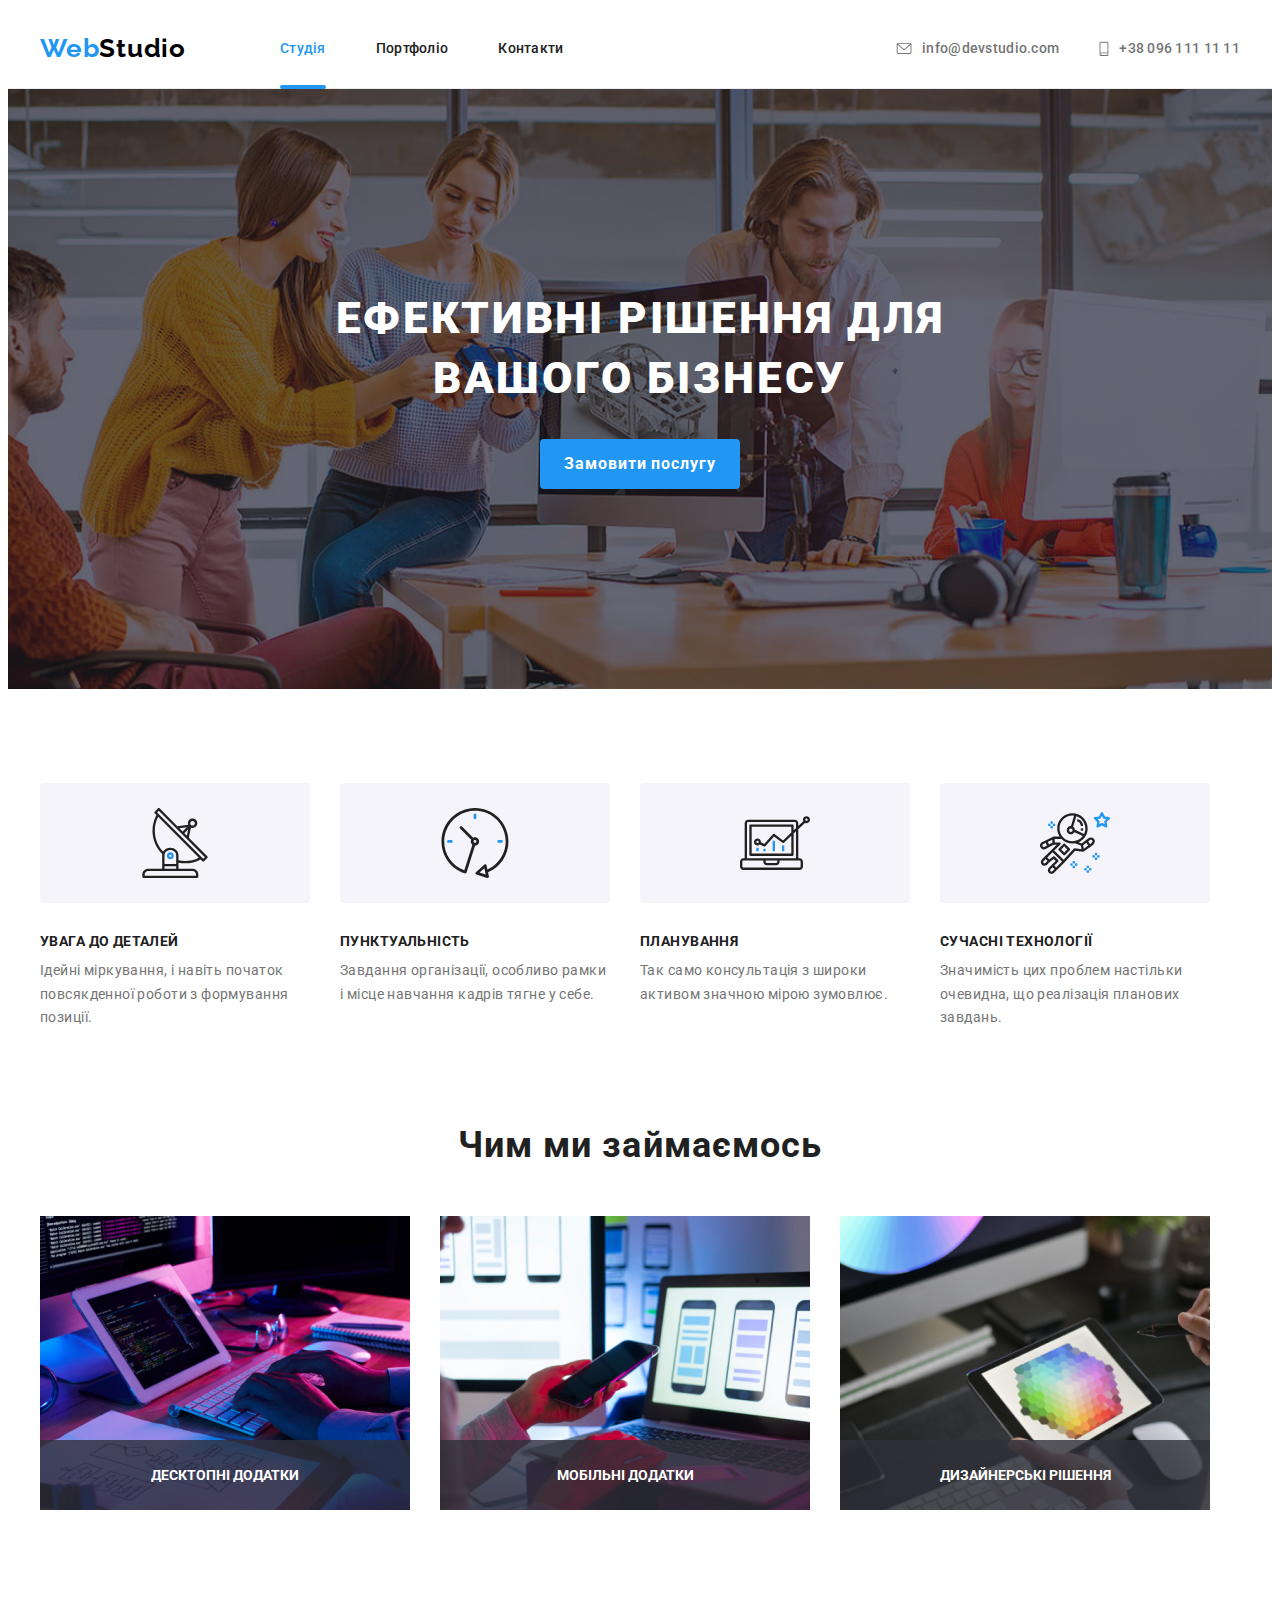
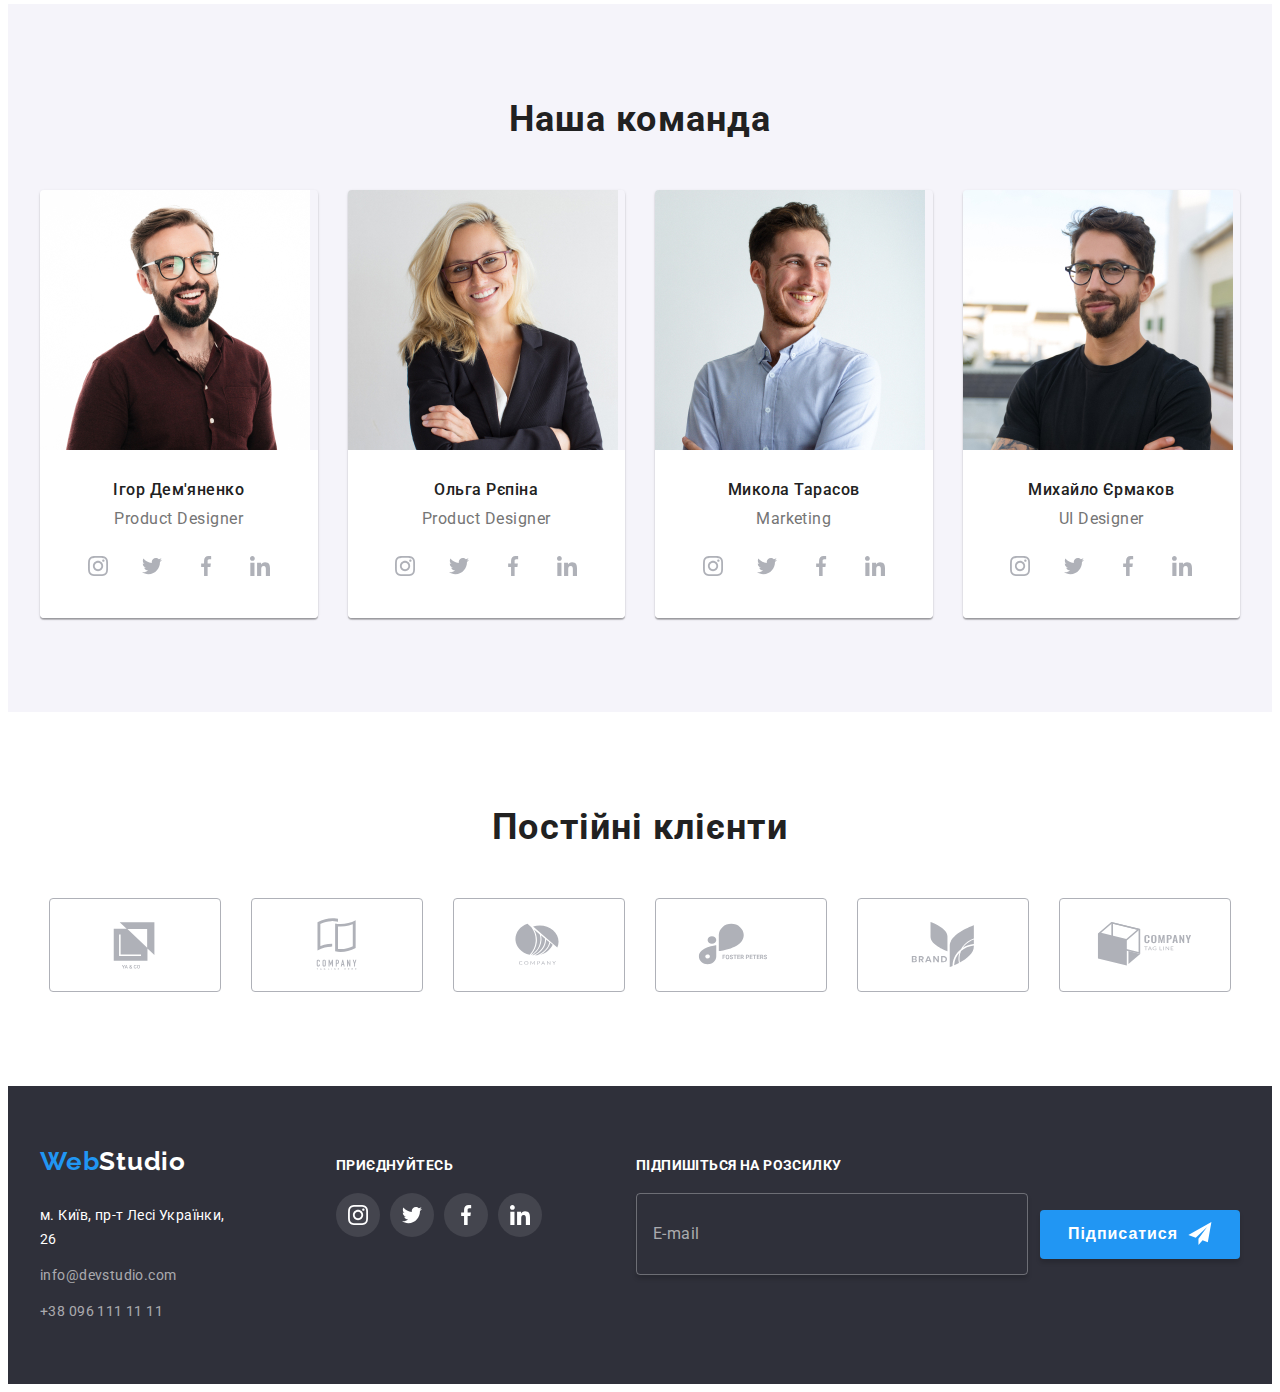
<file: index.html>
<!DOCTYPE html>
<html lang="uk">

<head>
    <meta charset="UTF-8">
    <meta name="viewport" content="width=device-width, initial-scale=1.0">
    <title>WebStudio</title>
    <link rel="preconnect" href="https://fonts.googleapis.com">
    <link rel="preconnect" href="https://fonts.gstatic.com" crossorigin>
    <link
        href="https://fonts.googleapis.com/css2?family=Raleway:wght@700&family=Roboto:wght@400;500;700;900&display=swap"
        rel="stylesheet">
    <link rel="stylesheet" href="https://cdnjs.cloudflare.com/ajax/libs/modern-normalize/2.0.0/modern-normalize.min.css"
        integrity="sha512-4xo8blKMVCiXpTaLzQSLSw3KFOVPWhm/TRtuPVc4WG6kUgjH6J03IBuG7JZPkcWMxJ5huwaBpOpnwYElP/m6wg=="
        crossorigin="anonymous" referrerpolicy="no-referrer" />
    <link rel="stylesheet" href="./css/main.min.css" />
</head>

<body>



    <!-- Header -->
    <header class="header">
        <div class="container navigatoin">
            <nav class="nav">
                <a href="index.html" rel="_self" class="link logo">Web<span class="logo__black">Studio</span></a>
                <ul class="list nav-list">
                    <li class="nav__item"> <a href="index.html" class="nav-list__link--current  link ">Студія</a> </li>
                    <li class="nav__item"> <a href="portfolio.html" rel="_self"
                            class="nav-list__link link">Портфоліо</a> </li>
                    <li class="nav__item"> <a href="" class="nav-list__link link">Контакти</a> </li>
                </ul>
            </nav>
            <ul class="contact-list list">
                <li class="contact__mail">
                    <a href=" mailto:info@devstudio.com" class="contact link">
                        <svg class="contact__icon" width="16" height="12">
                            <use href="./images/sprite.svg#icon-mail"></use>
                        </svg>
                        info@devstudio.com</a>
                </li>
                <li class="contact__tel">
                    <a href="tel:+380961111111" class="contact link">
                        <svg class="contact__icon" width="10" height="15">
                            <use href="./images/sprite.svg#icon-phone"></use>
                        </svg>
                        +38 096 111 11 11</a>
                </li>
            </ul>
        </div>
    </header>
    <main>

        <!-- Hero -->
        <section class="hero">
            <div class="container">
                <h1 class="main-tilte">Ефективні рішення для вашого бізнесу</h1>
                <div class="main-btn">
                    <button type="button" class="hero__btn" data-modal-open>Замовити послугу</button>
                    <div class="backdrop is-hidden" data-modal>
                        <div class="modal">
                            <button type="button" class="modal__close-btn" data-modal-close>
                                <svg class="close-btn__svg" width="18" height="18">
                                    <use href="./images/sprite.svg#icon-close-btn"></use>
                                </svg>
                            </button>
                            <div class="modal__fill">
                                <p class="modal__text">Залиште свої дані, ми вам передзвонимо</p>
                                <form name="modal-form">
                                    <label class="modal__label" for="user_name">
                                        <span class="label">Ім'я</span>
                                        <input class="modal__input" type="text" name="modal-name" id="user_name"
                                            required title="Введіть, будь ласка, ім'я користувача.">
                                        <svg class="modal__icon" width="18" height="18">
                                            <use href="./images/sprite.svg#icon-person-black"></use>
                                        </svg>
                                    </label>
                                    <label class="modal__label" for="phone_number">
                                        <span class="label">Телефон</span>
                                        <input class="modal__input" type="tel" name="modal-number" id="phone_number"
                                            required title="Введіть, будь ласка, номер телефону користувача">
                                        <svg class="modal__icon" width="18" height="18">
                                            <use href="./images/sprite.svg#icon-phone-black"></use>
                                        </svg>
                                    </label>
                                    <label class="modal__label" for="user_email">
                                        <span class="label">Пошта</span>
                                        <input class="modal__input" type="email" name="modal-email" id="user_email"
                                            required title="Введіть, будь ласка, адресу електронної пошти">
                                        <svg class="modal__icon" width="18" height="18">
                                            <use href="./images/sprite.svg#icon-email-black"></use>
                                        </svg>
                                    </label>
                                    <label class="comment" for="text">
                                        <span class="label">Коментар</span>
                                        <textarea class="comment__text" name="comment" id="text" rows="5"
                                            placeholder="Введіть текст"></textarea>
                                    </label>
                                    <!-- checkbox -->
                                    <label class="modal__checkbox" for="checkbox">
                                        <input class="checkbox visually-hidden" type="checkbox" id="checkbox" required
                                            tabindex="-1">
                                        <span class="modal__checkbox--custom" tabindex="0" role="checkbox"
                                            aria-checked="false" aria-labelledby="chk-label" id="chk-label">
                                            <svg class="checkbox__icon--check" width="11" height="8">
                                                <use href="./images/sprite.svg#icon-check"></use>
                                            </svg>
                                        </span>
                                        <span class="agree">Погоджуюся з розсилкою та приймаю <a class="agree__link"
                                                href="">Умови договору</a></span>
                                    </label>
                                    <button class="submit-btn" type="submit">Відправити</button>
                                </form>
                            </div>

                        </div>
                    </div>
                </div>
            </div>
        </section>

        <!-- Peculiarities -->
        <section class="peculiarities">
            <div class="container">
                <h2 class="visually-hidden">Особливості</h2>
                <ul class="pec-list list">
                    <li class="peculiarities__item">
                        <div class="pec-item__icon">
                            <svg class="pec__icon" width="70" height="70">
                                <use href="./images/sprite.svg#icon-antenna"></use>
                            </svg>
                        </div>
                        <h3 class="third-title">Увага до деталей</h3>
                        <p class="peculiarities__text">
                            Ідейні міркування, і навіть початок повсякденної роботи з формування позиції.
                        </p>
                    </li>
                    <li class="peculiarities__item">
                        <div class="pec-item__icon">
                            <svg class="pec__icon" width="70" height="70">
                                <use href="./images/sprite.svg#icon-clock"></use>
                            </svg>
                        </div>
                        <h3 class="third-title">Пунктуальність</h3>
                        <p class="peculiarities__text">
                            Завдання організації, особливо рамки і місце навчання кадрів тягне у себе.
                        </p>
                    </li>
                    <li class="peculiarities__item">
                        <div class="pec-item__icon">
                            <svg class="pec__icon" width="70" height="70">
                                <use href="./images/sprite.svg#icon-diagram"></use>
                            </svg>
                        </div>
                        <h3 class="third-title">Планування</h3>
                        <p class="peculiarities__text">
                            Так само консультація з широки активом значною мірою зумовлює.
                        </p>
                    </li>
                    <li class="peculiarities__item">
                        <div class="pec-item__icon">
                            <svg class="pec__icon" width="70" height="70">
                                <use href="./images/sprite.svg#icon-astronaut"></use>
                            </svg>
                        </div>
                        <h3 class="third-title">Сучасні технології</h3>
                        <p class="peculiarities__text">
                            Значимість цих проблем настільки очевидна, що реалізація планових завдань.
                        </p>
                    </li>
                </ul>
            </div>
        </section>

        <!--What do we do-->
        <section class="job">
            <div class="container">
                <h2 class="secondary-title">Чим ми займаємось</h2>
                <ul class="job-list list">
                    <li class="job-list__item">
                        <div class="img-thumb">
                            <img src="images/job-section/1.jpg" alt="hand on keyboard" width="370" height="294">
                            <p class="item__description">Десктопні додатки</p>
                        </div>
                    </li>
                    <li class="job-list__item">
                        <div class="img-thumb">
                            <img src="images/job-section/2.jpg" alt="phone in hand" width="370" height="294">
                            <p class="item__description">Мобільні додатки</p>
                        </div>
                    </li>
                    <li class="job-list__item">
                        <div class="img-thumb">
                            <img src="images/job-section/3.jpg" alt="color palette" width="370" height="294">
                            <p class="item__description">Дизайнерські рішення</p>
                        </div>
                    </li>
                </ul>
            </div>
        </section>

        <!--Our team-->
        <section class="team">
            <div class="container">
                <h2 class="team__title secondary-title">Наша команда</h2>
                <ul class="team-list list">
                    <li class="team__item">
                        <img src="images/team-photo/igor.jpg" alt="Product Designer" width="270" height="260">
                        <div class="about">
                            <h3 class="about__name">Ігор Дем'яненко</h3>
                            <p class="about__position">Product Designer</p>
                            <ul class="socials list">
                                <li class="socials__item">
                                    <a class="socials__link link" href="" target="_blank" rel="noopener noreferrer"
                                        aria-label="іконка instagram">
                                        <svg class="socials__icon" width="20" height="20">
                                            <use href="./images/sprite.svg#icon-instagram"></use>
                                        </svg>
                                    </a>
                                </li>
                                <li class="socials__item">
                                    <a class="socials__link link" href="" target="_blank" rel="noopener noreferrer"
                                        aria-label="іконка twitter">
                                        <svg class="socials__icon" width="20" height="20">
                                            <use href="./images/sprite.svg#icon-twitter"></use>
                                        </svg>
                                    </a>
                                </li>
                                <li class="socials__item">
                                    <a class="socials__link link" href="" target="_blank" rel="noopener noreferrer"
                                        aria-label="іконка facebook">
                                        <svg class="socials__icon" width="20" height="20">
                                            <use href="./images/sprite.svg#icon-facebook"></use>
                                        </svg>
                                    </a>
                                </li>
                                <li class="socials__item">
                                    <a class="socials__link link" href="" target="_blank" rel="noopener noreferrer"
                                        aria-label="іконка linkedin">
                                        <svg class="socials__icon" width="20" height="20">
                                            <use href="./images/sprite.svg#icon-linkedin"></use>
                                        </svg>
                                    </a>
                                </li>
                            </ul>
                        </div>
                    </li>

                    <li class="team__item">
                        <img src="images/team-photo/olga.jpg" alt="Frontend Developer" width="270" height="260">
                        <div class="about">
                            <h3 class="about__name">Ольга Рєпіна</h3>
                            <p class="about__position">Product Designer</p>
                            <ul class="socials list">
                                <li class="socials__item">
                                    <a class="socials__link link" href="" target="_blank" rel="noopener noreferrer"
                                        aria-label="іконка instagram">
                                        <svg class="socials__icon" width="20" height="20">
                                            <use href="./images/sprite.svg#icon-instagram"></use>
                                        </svg>
                                    </a>
                                </li>
                                <li class="socials__item">
                                    <a class="socials__link link" href="" target="_blank" rel="noopener noreferrer"
                                        aria-label="іконка twitter">
                                        <svg class="socials__icon" width="20" height="20">
                                            <use href="./images/sprite.svg#icon-twitter"></use>
                                        </svg>
                                    </a>
                                </li>
                                <li class="socials__item">
                                    <a class="socials__link link" href="" target="_blank" rel="noopener noreferrer"
                                        aria-label="іконка facebook">
                                        <svg class="socials__icon" width="20" height="20">
                                            <use href="./images/sprite.svg#icon-facebook"></use>
                                        </svg>
                                    </a>
                                </li>
                                <li class="socials__item">
                                    <a class="socials__link link" href="" target="_blank" rel="noopener noreferrer"
                                        aria-label="іконка linkedin">
                                        <svg class="socials__icon" width="20" height="20">
                                            <use href="./images/sprite.svg#icon-linkedin"></use>
                                        </svg>
                                    </a>
                                </li>
                            </ul>
                        </div>
                    </li>

                    <li class="team__item">
                        <img src="images/team-photo/mikola.jpg" alt="Marketing" width="270" height="260">
                        <div class="about">
                            <h3 class="about__name">Микола Тарасов</h3>
                            <p class="about__position">Marketing</p>
                            <ul class="socials list">
                                <li class="socials__item">
                                    <a class="socials__link link" href="" target="_blank" rel="noopener noreferrer"
                                        aria-label="іконка instagram">
                                        <svg class="socials__icon" width="20" height="20">
                                            <use href="./images/sprite.svg#icon-instagram"></use>
                                        </svg>
                                    </a>
                                </li>
                                <li class="socials__item">
                                    <a class="socials__link link" href="" target="_blank" rel="noopener noreferrer"
                                        aria-label="іконка twitter">
                                        <svg class="socials__icon" width="20" height="20">
                                            <use href="./images/sprite.svg#icon-twitter"></use>
                                        </svg>
                                    </a>
                                </li>
                                <li class="socials__item">
                                    <a class="socials__link link" href="" target="_blank" rel="noopener noreferrer"
                                        aria-label="іконка facebook">
                                        <svg class="socials__icon" width="20" height="20">
                                            <use href="./images/sprite.svg#icon-facebook"></use>
                                        </svg>
                                    </a>
                                </li>
                                <li class="socials__item">
                                    <a class="socials__link link" href="" target="_blank" rel="noopener noreferrer"
                                        aria-label="іконка linkedin">
                                        <svg class="socials__icon" width="20" height="20">
                                            <use href="./images/sprite.svg#icon-linkedin"></use>
                                        </svg>
                                    </a>
                                </li>
                            </ul>
                        </div>
                    </li>

                    <li class="team__item">
                        <img src="images/team-photo/mihailo.jpg" alt="UI Designer" width="270" height="260">
                        <div class="about">
                            <h3 class="about__name">Михайло Єрмаков</h3>
                            <p class="about__position">UI Designer</p>
                            <ul class="socials list">
                                <li class="socials__item">
                                    <a class="socials__link link" href="" target="_blank" rel="noopener noreferrer"
                                        aria-label="іконка instagram">
                                        <svg class="socials__icon" width="20" height="20">
                                            <use href="./images/sprite.svg#icon-instagram"></use>
                                        </svg>
                                    </a>
                                </li>
                                <li class="socials__item">
                                    <a class="socials__link link" href="" target="_blank" rel="noopener noreferrer"
                                        aria-label="іконка twitter">
                                        <svg class="socials__icon" width="20" height="20">
                                            <use href="./images/sprite.svg#icon-twitter"></use>
                                        </svg>
                                    </a>
                                </li>
                                <li class="socials__item">
                                    <a class="socials__link link" href="" target="_blank" rel="noopener noreferrer"
                                        aria-label="іконка facebook">
                                        <svg class="socials__icon" width="20" height="20">
                                            <use href="./images/sprite.svg#icon-facebook"></use>
                                        </svg>
                                    </a>
                                </li>
                                <li class="socials__item">
                                    <a class="socials__link link" href="" target="_blank" rel="noopener noreferrer"
                                        aria-label="іконка linkedin">
                                        <svg class="socials__icon" width="20" height="20">
                                            <use href="./images/sprite.svg#icon-linkedin"></use>
                                        </svg>
                                    </a>
                                </li>
                            </ul>

                        </div>
                    </li>
                </ul>
            </div>
        </section>

        <!-- Regular clients -->
        <section class="clients">
            <div class="container">
                <h2 class="secondary-title">Постійні клієнти</h2>
                <ul class="clients-list list">
                    <li class="clients__item">
                        <a class="clients__link link" href="" target="_blank" rel="noopener noreferrer"
                            aria-label="Компанія 1">
                            <svg class="clients__icon" width="106" height="60">
                                <use href="./images/sprite.svg#icon-logo-1"></use>
                            </svg></a>
                    </li>
                    <li class="clients__item">
                        <a class="clients__link link" href="" target="_blank" rel="noopener noreferrer"
                            aria-label="Компанія 2">
                            <svg class="clients__icon" width="106" height="60">
                                <use href="./images/sprite.svg#icon-logo-2"></use>
                            </svg></a>
                    </li>
                    <li class="clients__item">
                        <a class="clients__link link" href="" target="_blank" rel="noopener noreferrer"
                            aria-label="Компанія 3">
                            <svg class="clients__icon" width="106" height="60">
                                <use href="./images/sprite.svg#icon-logo-3"></use>
                            </svg></a>
                    </li>
                    <li class="clients__item">
                        <a class="clients__link link" href="" target="_blank" rel="noopener noreferrer"
                            aria-label="Компанія 4">
                            <svg class="clients__icon" width="106" height="60">
                                <use href="./images/sprite.svg#icon-logo-4"></use>
                            </svg></a>
                    </li>
                    <li class="clients__item">
                        <a class="clients__link link" href="" target="_blank" rel="noopener noreferrer"
                            aria-label="Компанія 5">
                            <svg class="clients__icon" width="106" height="60">
                                <use href="./images/sprite.svg#icon-logo-5"></use>
                            </svg></a>
                    </li>
                    <li class="clients__item">
                        <a class="clients__link link" href="" target="_blank" rel="noopener noreferrer"
                            aria-label="Компанія 6">
                            <svg class="clients__icon" width="106" height="60">
                                <use href="./images/sprite.svg#icon-logo-6"></use>
                            </svg></a>
                    </li>
                </ul>
            </div>
        </section>
    </main>

    <!--Footer-->
    <footer class="footer">
        <div class="container footer__container">
            <div class="">
                <a href="index.html" rel="_self" class="link logo">Web<span class="logo__white">Studio</span></a>
                <address class="address">
                    <ul class="address-list list">
                        <li class="address__item">
                            <a class="address__link link" href="https://goo.gl/maps/TfK9JgmZnGoNyCuA9" target="_blank"
                                rel="noopener noreferrer">м. Київ, пр-т Лесі Українки, 26</a>
                        </li>
                        <li class="address__item">
                            <a class="address-cont__link link" href="mailto:info@devstudio.com">info@devstudio.com</a>
                        </li>
                        <li class="address__item">
                            <a class="address-cont__link link" href="tel:+380961111111">+38 096 111 11 11</a>
                        </li>
                    </ul>
                </address>
            </div>
            <div class="socials-box">
                <h3 class="socials-box__title third-title">Приєднуйтесь</h3>
                <ul class="socials__list--dark list">
                    <li class="socials__item--dark">
                        <a class="socials__link--dark link" href="" target="_blank" rel="noopener noreferrer"
                            aria-label="іконка instagram">
                            <svg class="socials__icon--dark" width="20" height="20">
                                <use href="./images/sprite.svg#icon-instagram"></use>
                            </svg>
                        </a>
                    </li>
                    <li class="sociali__item--dark">
                        <a class="socials__link--dark link" href="" target="_blank" rel="noopener noreferrer"
                            aria-label="іконка twitter">
                            <svg class="socials__icon--dark" width="20" height="20">
                                <use href="./images/sprite.svg#icon-twitter"></use>
                            </svg>
                        </a>
                    </li>
                    <li class="sociali__item--dark">
                        <a class="socials__link--dark link" href="" target="_blank" rel="noopener noreferrer"
                            aria-label="іконка facebook">
                            <svg class="socials__icon--dark" width="20" height="20">
                                <use href="./images/sprite.svg#icon-facebook"></use>
                            </svg>
                        </a>
                    </li>
                    <li class="sociali__item--dark">
                        <a class="socials__link--dark link" href="" target="_blank" rel="noopener noreferrer"
                            aria-label="іконка linkedin">
                            <svg class="socials__icon--dark" width="20" height="20">
                                <use href="./images/sprite.svg#icon-linkedin"></use>
                            </svg>
                        </a>
                    </li>
                </ul>
            </div>
            <div class="subscribe">
                <h3 class="subscribe__title third-title">Підпишіться на розсилку</h3>
                <form class="subscribe__form">
                    <input class="subscribe__email" type="email" name="footer-email" id="footer_email"
                        placeholder="E-mail" required>
                    <button class="subscribe__btn" type="submit">Підписатися
                        <svg class="subscribe__icon" width="24" height="24">
                            <use href="./images/sprite.svg#icon-send"></use>
                        </svg>
                    </button>
                </form>
            </div>
        </div>
    </footer>
    <script src="./js/modal.js"></script>
</body>

</html>
</file>
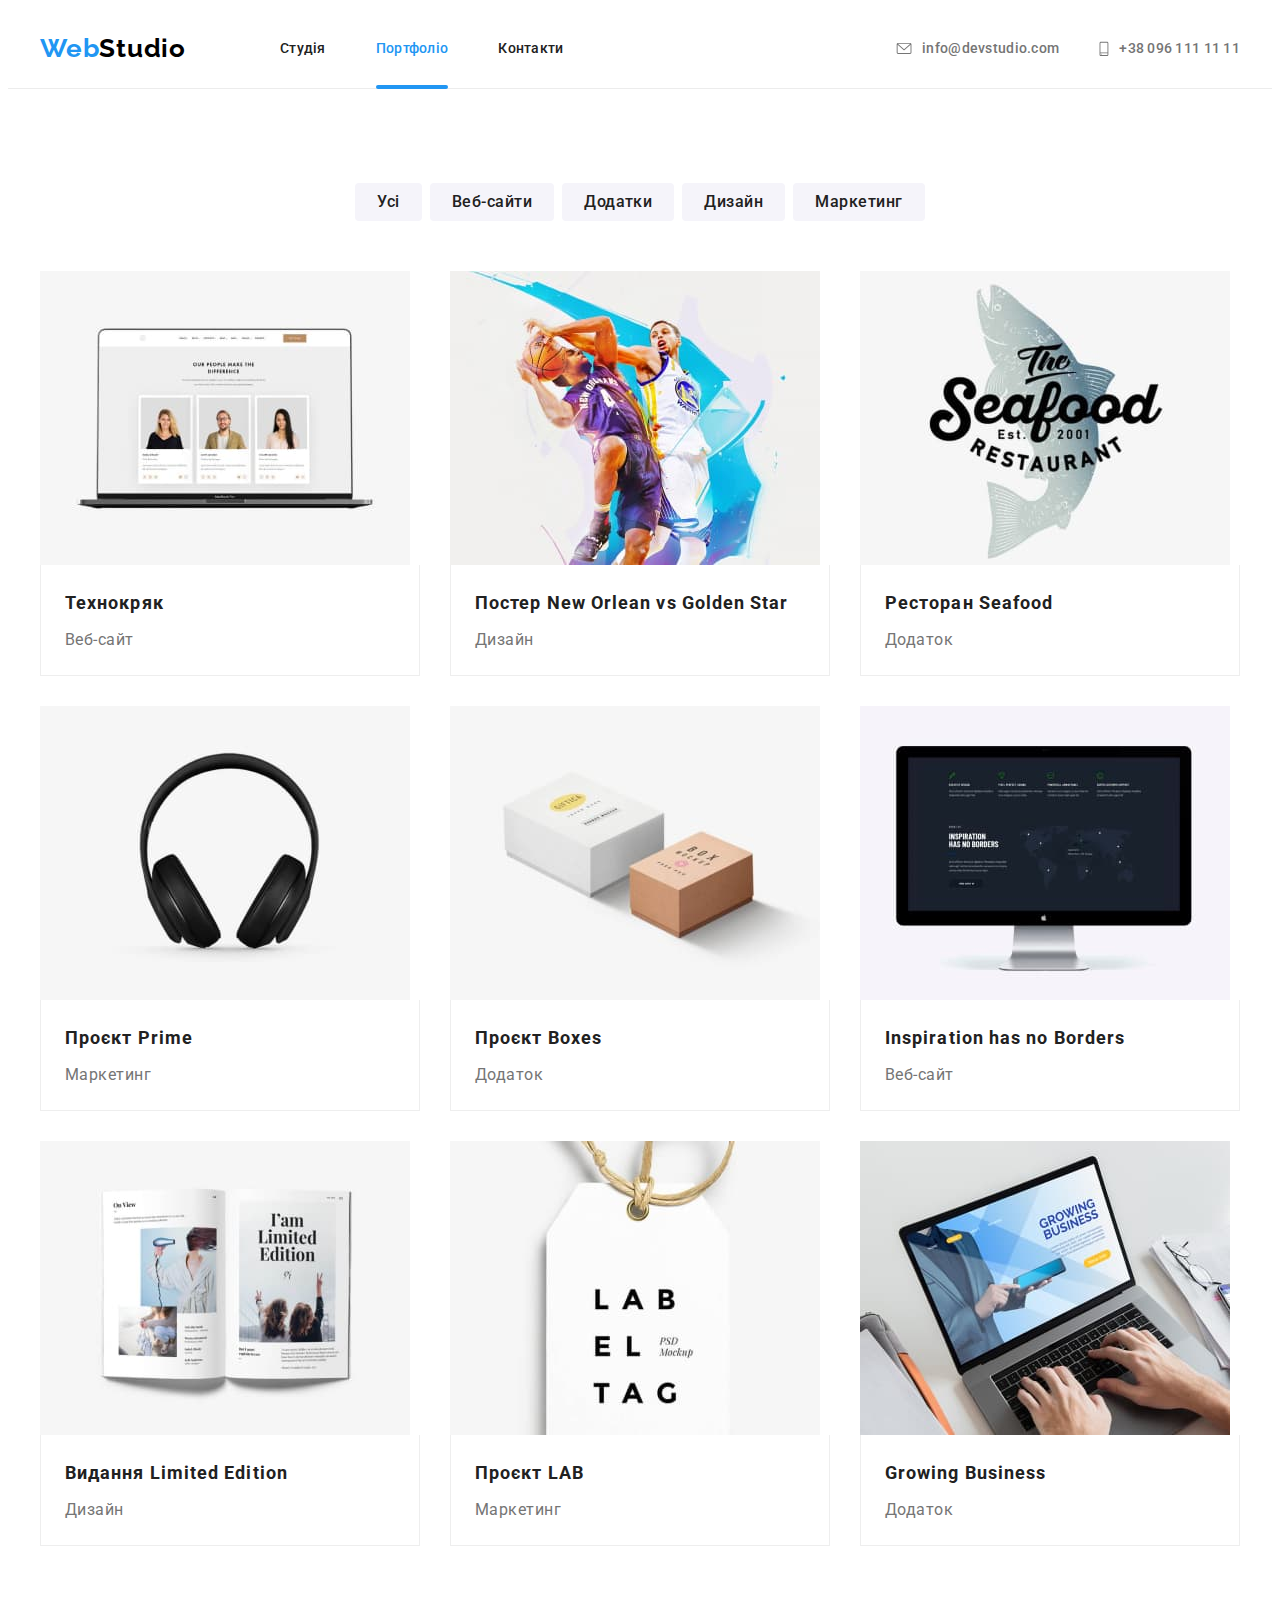
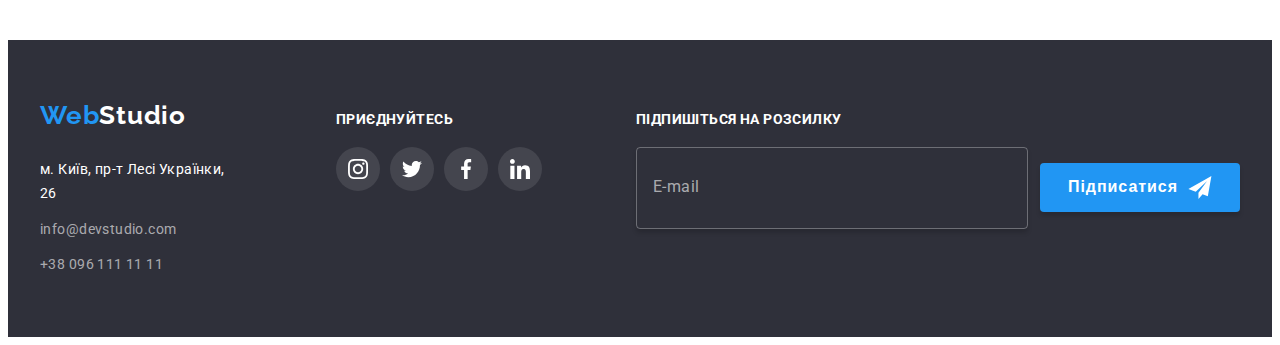
<file: portfolio.html>
<!DOCTYPE html>
<html lang="uk">

<head>
    <meta charset="UTF-8">
    <meta name="viewport" content="width=device-width, initial-scale=1.0">
    <title>Портфоліо</title>
    <link rel="preconnect" href="https://fonts.googleapis.com">
    <link rel="preconnect" href="https://fonts.gstatic.com" crossorigin>
    <link
        href="https://fonts.googleapis.com/css2?family=Raleway:wght@700&family=Roboto:wght@400;500;700;900&display=swap"
        rel="stylesheet">
    <link rel="stylesheet" href="https://cdnjs.cloudflare.com/ajax/libs/modern-normalize/2.0.0/modern-normalize.min.css"
        integrity="sha512-4xo8blKMVCiXpTaLzQSLSw3KFOVPWhm/TRtuPVc4WG6kUgjH6J03IBuG7JZPkcWMxJ5huwaBpOpnwYElP/m6wg=="
        crossorigin="anonymous" referrerpolicy="no-referrer" />
    <link rel="stylesheet" href="./css/main.min.css" />
</head>

<body>
    <!-- Header -->
    <header class="header">
        <div class="container navigatoin">
            <nav class="nav">
                <a href="index.html" rel="_self" class="link logo">Web<span class="logo__black">Studio</span></a>
                <ul class="list nav-list">
                    <li class="nav__item"> <a href="index.html" class="nav-list__link link">Студія</a> </li>
                    <li class="nav__item"> <a href="portfolio.html" rel="_self" class="nav-list__link--current link ">Портфоліо</a>
                    </li>
                    <li class="nav__item"> <a href="" class="nav-list__link link">Контакти</a> </li>
                </ul>
            </nav>
            <ul class="contact-list list">
                <li class="contact__mail">
                    <a href=" mailto:info@devstudio.com" class="contact link">
                        <svg class="contact__icon" width="16" height="12">
                            <use href="./images/sprite.svg#icon-mail"></use>
                        </svg>
                        info@devstudio.com</a>
                </li>
                <li class="contact__tel">
                    <a href="tel:+380961111111" class="contact link">
                        <svg class="contact__icon" width="10" height="15">
                            <use href="./images/sprite.svg#icon-phone"></use>
                        </svg>
                        +38 096 111 11 11</a>
                </li>
            </ul>
        </div>
    </header>
    <main>

            <section class="portfolio">
                <div class="container">
                    <h1 class="portfolio__title">Наші роботи</h1>

                <!--Filter-->
                <ul class="filter-list list">
                    <li class="filter__item">
                        <button type="button" class="filter__btn">Усі</button>
                    </li>
                    <li class="filter__item">
                        <button type="button" class="filter__btn">Веб-сайти</button>
                    </li>
                    <li class="filter__item">
                        <button type="button" class="filter__btn">Додатки</button>
                    </li>
                    <li class="filter__item">
                        <button type="button" class="filter__btn">Дизайн</button>
                    </li>
                    <li class="filter__item">
                        <button type="button" class="filter__btn">Маркетинг</button>
                    </li>
                </ul>

                <!--Our work-->
                <ul class="work list">
                    <li class="work__item">
                        <a class="work__link link" href="">
                            <div class="card-thumb">
                                <div class="overlay">
                                        <p class="overlay__text">Ресурс пропонує комплексні пропозиції з різним рівнем функціоналу та сервісів. Все це дозволить відвідувачу отримати
                                        вичерпні відомості про компанію чи приватну особу.</p>
                                    </div>
                                    <img class="work__img" src="images/portfolio/tehnokriak.jpg" alt="vebsite" width="370" height="294">
                            </div>
                            <div class="work__name">
                                <h2 class="work__title">Технокряк</h2>
                                <p class="type__work">Веб-сайт</p>
                            </div>
                        </a>
                    </li>

                    <li class="work__item">
                        <a class="work__link link" href="">
                            <div class="card-thumb">
                                <div class="overlay">
                                        <p class="overlay__text">Ресурс пропонує комплексні пропозиції з різним рівнем функціоналу та сервісів. Все це дозволить відвідувачу отримати
                                        вичерпні відомості про компанію чи приватну особу.</p>
                                    </div>
                                <img class="work__img" src="images/portfolio/posret-no-vs-gs.jpg"
                                    alt="basketball team poster" width="370" height="294">
                            </div>
                            <div class="work__name">
                                <h2 class="work__title">Постер New Orlean vs Golden Star</h2>
                                <p class="type__work">Дизайн</p>
                            </div>
                        </a>
                    </li>

                    <li class="work__item">
                        <a class="work__link link" href="">
                            <div class="card-thumb">
                                <div class="overlay">
                                        <p class="overlay__text">Ресурс пропонує комплексні пропозиції з різним рівнем функціоналу та сервісів. Все це дозволить відвідувачу отримати
                                        вичерпні відомості про компанію чи приватну особу.</p>
                                    </div>
                                <img class="work__img" src="images/portfolio/restaurant.jpg" alt="restaurant Seafood"
                                    width="370" height="294">
                            </div>
                            <div class="work__name">
                                <h2 class="work__title">Ресторан Seafood</h2>
                                <p class="type__work">Додаток</p>
                            </div>
                        </a>
                    </li>

                    <li class="work__item">
                        <a class="work__link link" href="">
                            <div class="card-thumb">
                                <div class="overlay">
                                        <p class="overlay__text">Ресурс пропонує комплексні пропозиції з різним рівнем функціоналу та сервісів. Все це дозволить відвідувачу отримати
                                        вичерпні відомості про компанію чи приватну особу.</p>
                                    </div>
                                <img class="work__img" src="images/portfolio/project-prime.jpg" alt="headphone project"
                                    width="370" height="294">
                            </div>
                            <div class="work__name">
                                <h2 class="work__title">Проєкт Prime</h2>
                                <p class="type__work">Маркетинг</p>
                            </div>
                        </a>
                    </li>


                    <li class="work__item">
                        <a class="work__link link" href="">
                            <div class="card-thumb">
                                <div class="overlay">
                                        <p class="overlay__text">Ресурс пропонує комплексні пропозиції з різним рівнем функціоналу та сервісів. Все це дозволить відвідувачу отримати
                                        вичерпні відомості про компанію чи приватну особу.</p>
                                    </div>
                                <img class="work__img" src="images/portfolio/project-boxes.jpg" alt="boxes project"
                                    width="370" height="294">
                            </div>
                            <div class="work__name">
                                <h2 class="work__title">Проєкт Boxes</h2>
                                <p class="type__work">Додаток</p>
                            </div>
                        </a>
                    </li>


                    <li class="work__item">
                        <a class="work__link link" href="">
                            <div class="card-thumb">
                                <div class="overlay">
                                        <p class="overlay__text">Ресурс пропонує комплексні пропозиції з різним рівнем функціоналу та сервісів. Все це дозволить відвідувачу отримати
                                        вичерпні відомості про компанію чи приватну особу.</p>
                                    </div>
                                <img class="work__img" src="images/portfolio/inspiraton.jpg" alt="vebsite" width="370"
                                    height="294">
                            </div>
                            <div class="work__name">
                                <h2 class="work__title">Inspiration has no Borders</h2>
                                <p class="type__work">Веб-сайт</p>
                            </div>
                        </a>
                    </li>

                    <li class="work__item">
                        <a class="work__link link" href="">
                            <div class="card-thumb">
                                <div class="overlay">
                                        <p class="overlay__text">Ресурс пропонує комплексні пропозиції з різним рівнем функціоналу та сервісів. Все це дозволить відвідувачу отримати
                                        вичерпні відомості про компанію чи приватну особу.</p>
                                    </div>
                                <img class="work__img" src="images/portfolio/vidannia-le.jpg" alt="book" width="370"
                                    height="294">
                            </div>
                            <div class="work__name">
                                <h2 class="work__title">Видання Limited Edition</h2>
                                <p class="type__work">Дизайн</p>
                            </div>
                        </a>
                    </li>

                    <li class="work__item">
                        <a class="work__link link" href="">
                            <div class="card-thumb">
                                <div class="overlay">
                                        <p class="overlay__text">Ресурс пропонує комплексні пропозиції з різним рівнем функціоналу та сервісів. Все це дозволить відвідувачу отримати
                                        вичерпні відомості про компанію чи приватну особу.</p>
                                    </div>
                                <img class="work__img" src="images/portfolio/project-lab.jpg" alt="label" width="370"
                                    height="294">
                            </div>
                            <div class="work__name">
                                <h2 class="work__title">Проєкт LAB</h2>
                                <p class="type__work">Маркетинг</p>
                            </div>
                        </a>
                    </li>

                    <li class="work__item">
                        <a class="work__link link" href="">
                            <div class="card-thumb">
                                <div class="overlay">
                                        <p class="overlay__text">Ресурс пропонує комплексні пропозиції з різним рівнем функціоналу та сервісів. Все це дозволить відвідувачу отримати
                                        вичерпні відомості про компанію чи приватну особу.</p>
                                    </div>
                                <img class="work__img" src="images/portfolio/growing-business.jpg" alt="program"
                                    width="370" height="294">
                            </div>
                            <div class="work__name">
                                <h2 class="work__title">Growing Business</h2>
                                <p class="type__work">Додаток</p>
                            </div>
                        </a>
                    </li>
                </ul>
            </div>
        </section>
    </main>

    <!--Footer-->
    <footer class="footer">
        <div class="container footer__container">
            <div class="">
                <a href="index.html" rel="_self" class="link logo">Web<span class="logo__white">Studio</span></a>
                <address class="address">
                    <ul class="address__list list">
                        <li class="address__item">
                            <a class="address__link link" href="https://goo.gl/maps/TfK9JgmZnGoNyCuA9" target="_blank"
                                rel="noopener noreferrer">м. Київ, пр-т Лесі Українки, 26</a>
                        </li>
                        <li class="address__item">
                            <a class="address-cont__link link" href="mailto:info@devstudio.com">info@devstudio.com</a>
                        </li>
                        <li class="address__item">
                            <a class="address-cont__link link" href="tel:+380961111111">+38 096 111 11 11</a>
                        </li>
                    </ul>
                </address>
            </div>
            <div class="socials-box">
                <h3 class="socials-box__title third-title">Приєднуйтесь</h3>
                <ul class="socials__list--dark list">
                    <li class="socials__item--dark">
                        <a class="socials__link--dark link" href="" target="_blank" rel="noopener noreferrer"
                            aria-label="іконка instagram">
                            <svg class="socials__icon--dark" width="20" height="20">
                                <use href="./images/sprite.svg#icon-instagram"></use>
                            </svg>
                        </a>
                    </li>
                    <li class="sociali__item--dark">
                        <a class="socials__link--dark link" href="" target="_blank" rel="noopener noreferrer"
                            aria-label="іконка twitter">
                            <svg class="socials__icon--dark" width="20" height="20">
                                <use href="./images/sprite.svg#icon-twitter"></use>
                            </svg>
                        </a>
                    </li>
                    <li class="sociali__item--dark">
                        <a class="socials__link--dark link" href="" target="_blank" rel="noopener noreferrer"
                            aria-label="іконка facebook">
                            <svg class="socials__icon--dark" width="20" height="20">
                                <use href="./images/sprite.svg#icon-facebook"></use>
                            </svg>
                        </a>
                    </li>
                    <li class="sociali__item--dark">
                        <a class="socials__link--dark link" href="" target="_blank" rel="noopener noreferrer"
                            aria-label="іконка linkedin">
                            <svg class="socials__icon--dark" width="20" height="20">
                                <use href="./images/sprite.svg#icon-linkedin"></use>
                            </svg>
                        </a>
                    </li>
                </ul>
            </div>
            <div class="subscribe">
                <h3 class="subscribe__title third-title">Підпишіться на розсилку</h3>
                <form class="subscribe__form">
                    <input class="subscribe__email" type="email" name="footer-email" id="footer_email" placeholder="E-mail"
                        required>
                    <button class="subscribe__btn" type="submit">Підписатися
                        <svg class="subscribe__icon" width="24" height="24">
                            <use href="./images/sprite.svg#icon-send"></use>
                        </svg>
                    </button>
                </form>
            </div>
        </div>
    </footer>
</body>

</html>
</file>
<file: css/main.min.css>
:root{--accent-color: #2196F3;--main-text-color: #212121;--primary-text-color: #757575;--primary-white-color: #FFFFFF;--main-font-family: "Roboto", sans-serif;--logo-font-family: "Raleway", sans-serif;--team-card-shadow: 0px 2px 1px 0px rgba(0, 0, 0, 0.20), 0px 1px 1px 0px rgba(0, 0, 0, 0.14), 0px 1px 3px 0px rgba(0, 0, 0, 0.12);--filter-buttom-shadow: 0px 2px 2px 0px rgba(0, 0, 0, 0.12), 0px 1px 2px 0px rgba(0, 0, 0, 0.08), 0px 3px 1px 0px rgba(0, 0, 0, 0.10);--primary-translate: 250ms cubic-bezier(0.4, 0, 0.2, 1)}.visually-hidden{position:absolute;width:1px;height:1px;margin:-1px;border:0;padding:0;white-space:nowrap;-webkit-clip-path:inset(100%);clip-path:inset(100%);clip:rect(0 0 0 0);overflow:hidden}body{color:var(--main-text-color);font-family:var(--main-font-family)}.logo{color:var(--accent-color);font-family:var(--logo-font-family);font-size:26px;font-weight:700;line-height:normal;letter-spacing:.78px}.logo__black{color:#000}.logo__white{color:var(--primary-white-color)}.secondary-title{text-align:center;font-size:36px;font-weight:700;line-height:normal;letter-spacing:1.08px}.third-title{font-size:14px;font-weight:700;line-height:normal;letter-spacing:.42px;text-transform:uppercase}h1,h2,h3,h4{margin-bottom:0;margin-top:0}ul{margin-bottom:0;margin-top:0;padding-left:0}p{margin-bottom:0;margin-top:0}img{display:block;max-width:100%;height:auto}address{font-style:normal}.list{list-style:none}.link{text-decoration:none}.container{margin:0;margin-left:auto;margin-right:auto;width:1200px;padding-left:15px;padding-right:15px}.socials{display:-webkit-box;display:-ms-flexbox;display:flex;-webkit-box-align:center;-ms-flex-align:center;align-items:center;-webkit-box-pack:center;-ms-flex-pack:center;justify-content:center;gap:10px}.socials__link{display:-webkit-box;display:-ms-flexbox;display:flex;-webkit-box-align:center;-ms-flex-align:center;align-items:center;-webkit-box-pack:center;-ms-flex-pack:center;justify-content:center;width:44px;height:44px;background-color:var(--primary-white-color);border-radius:50%;-webkit-transition:background-color var(--primary-translate);transition:background-color var(--primary-translate)}.socials__link:hover,.socials__link:focus{background-color:var(--accent-color)}.socials__link--dark{display:-webkit-box;display:-ms-flexbox;display:flex;-webkit-box-align:center;-ms-flex-align:center;align-items:center;-webkit-box-pack:center;-ms-flex-pack:center;justify-content:center;width:44px;height:44px;background-color:rgba(255,255,255,.1);border-radius:50%;-webkit-transition:background-color var(--primary-translate);transition:background-color var(--primary-translate)}.socials__link--dark:hover,.socials__link--dark:focus{background-color:var(--accent-color)}.socials__icon{fill:#afb1b8;-webkit-transition:fill var(--primary-translate);transition:fill var(--primary-translate)}.socials__link:focus .socials__icon,.socials__link:hover .socials__icon{fill:var(--primary-white-color)}.socials__icon--dark{fill:var(--primary-white-color)}.socials-box{margin-left:94px}.socials-box__title{color:var(--primary-white-color);margin-top:0px}.socials__list--dark{display:-webkit-box;display:-ms-flexbox;display:flex;gap:10px;margin-top:20px}.backdrop{z-index:1;position:fixed;top:0;left:0;width:100%;height:100%;background-color:rgba(0,0,0,.2);-webkit-transition:opacity var(--primary-translate),visibility var(--primary-translate),-webkit-transform var(--primary-translate);transition:opacity var(--primary-translate),visibility var(--primary-translate),-webkit-transform var(--primary-translate);transition:opacity var(--primary-translate),visibility var(--primary-translate),transform var(--primary-translate);transition:opacity var(--primary-translate),visibility var(--primary-translate),transform var(--primary-translate),-webkit-transform var(--primary-translate)}.is-hidden{opacity:0;pointer-events:none;visibility:hidden}.modal{position:absolute;top:50%;left:50%;-webkit-transform:translate(-50%, -50%);transform:translate(-50%, -50%);background-color:var(--primary-white-color);width:528px;border-radius:4px;-webkit-transition:opacity 300ms ease-in-out,-webkit-transform 300ms ease-in-out;transition:opacity 300ms ease-in-out,-webkit-transform 300ms ease-in-out;transition:transform 300ms ease-in-out,opacity 300ms ease-in-out;transition:transform 300ms ease-in-out,opacity 300ms ease-in-out,-webkit-transform 300ms ease-in-out}.backdrop.is-hidden .modal{-webkit-transform:translate(-50%, -50%) scale(0.4);transform:translate(-50%, -50%) scale(0.4);opacity:0}.backdrop .modal{-webkit-transform:translate(-50%, -50%) scale(1);transform:translate(-50%, -50%) scale(1);opacity:1}.modal__close-btn{position:absolute;top:8px;right:8px;display:-webkit-box;display:-ms-flexbox;display:flex;-webkit-box-align:center;-ms-flex-align:center;align-items:center;-webkit-box-pack:center;-ms-flex-pack:center;justify-content:center;padding:0;cursor:pointer;border-color:rgba(0,0,0,.1);border-radius:50%;background-color:rgba(0,0,0,0);width:30px;height:30px;-webkit-transition:fill var(--primary-translate);transition:fill var(--primary-translate)}.modal__fill{padding:40px;color:var(--primary-text-color);font-size:12px;font-weight:400;letter-spacing:.12px;margin:0}.modal__text{color:var(--main-text-color);text-align:center;font-family:var(--main-font-family);font-size:20px;font-style:normal;font-weight:700;line-height:normal;letter-spacing:.6px;margin:0;padding:0;margin-bottom:12px}.modal__label{position:relative;display:-webkit-box;display:-ms-flexbox;display:flex;-webkit-box-orient:vertical;-webkit-box-direction:normal;-ms-flex-direction:column;flex-direction:column;color:#757575;font-size:12px;font-weight:400;letter-spacing:.12px;margin-bottom:10px}.modal__input{width:448px;height:40px;padding:0;padding-left:42px;margin:0;border-radius:4px;border:1px solid rgba(33,33,33,.2);-webkit-transition:border var(--primary-translate);transition:border var(--primary-translate);outline:none}.modal__input:hover,.modal__input:focus,.modal__input:active{border-color:var(--accent-color);cursor:pointer}.close-btn__svg{fill:#000;-webkit-transition:fill var(--primary-translate);transition:fill var(--primary-translate)}.close-btn__svg:hover,.close-btn__svg:focus,.close-btn__svg:active{fill:var(--accent-color);-webkit-transition:fill var(--primary-translate);transition:fill var(--primary-translate)}.label{margin-bottom:4px;display:block;font-size:12px}.checkbox-label{display:block;font-size:12px}.comment{display:-webkit-box;display:-ms-flexbox;display:flex;-webkit-box-orient:vertical;-webkit-box-direction:normal;-ms-flex-direction:column;flex-direction:column}.comment::-webkit-input-placeholder{color:rgba(117,117,117,.5);font-family:var(--main-font-family);font-size:12px;font-style:normal;font-weight:400;line-height:normal;letter-spacing:.12px}.comment::-moz-placeholder{color:rgba(117,117,117,.5);font-family:var(--main-font-family);font-size:12px;font-style:normal;font-weight:400;line-height:normal;letter-spacing:.12px}.comment:-ms-input-placeholder{color:rgba(117,117,117,.5);font-family:var(--main-font-family);font-size:12px;font-style:normal;font-weight:400;line-height:normal;letter-spacing:.12px}.comment::-ms-input-placeholder{color:rgba(117,117,117,.5);font-family:var(--main-font-family);font-size:12px;font-style:normal;font-weight:400;line-height:normal;letter-spacing:.12px}.comment::placeholder{color:rgba(117,117,117,.5);font-family:var(--main-font-family);font-size:12px;font-style:normal;font-weight:400;line-height:normal;letter-spacing:.12px}.modal__icon{fill:var(--main-text-color);position:absolute;top:50%;left:12px;bottom:0;display:-webkit-box;display:-ms-flexbox;display:flex;-webkit-transition:fill var(--primary-translate);transition:fill var(--primary-translate)}.modal__input:hover+.modal__icon,.modal__input:focus+.modal__icon,.modal__input:active+.modal__icon{fill:var(--accent-color)}.comment__text{width:448px;height:120px;resize:none;padding:12px 16px;margin:0;border-radius:4px;border:1px solid rgba(33,33,33,.2);color:var(--main-text-color);font-size:14px;-webkit-transition:border-color var(--primary-translate);transition:border-color var(--primary-translate);outline:none}.comment__text:hover,.comment__text:focus,.comment__text:active{border-color:var(--accent-color);cursor:pointer}.agree{font-family:Roboto;font-size:14px;font-style:normal;font-weight:400;line-height:1.7}.agree__link{color:var(--accent-color);font-family:var(--main-font-family);font-size:14px;font-style:normal;font-weight:400;line-height:24px;letter-spacing:.42px;text-decoration-line:underline;-webkit-transition-property:color var(--primary-translate);transition-property:color var(--primary-translate)}.modal__checkbox{display:-webkit-box;display:-ms-flexbox;display:flex;-webkit-box-align:center;-ms-flex-align:center;align-items:center;-webkit-box-pack:center;-ms-flex-pack:center;justify-content:center;gap:8px;margin:20px 0 30px 0;padding:0}.modal__checkbox--custom{width:16px;height:15px;display:-webkit-box;display:-ms-flexbox;display:flex;-webkit-box-align:center;-ms-flex-align:center;align-items:center;-webkit-box-pack:center;-ms-flex-pack:center;justify-content:center;border:2px solid var(--main-text-color);border-radius:2px;-webkit-transition:border-color var(--primary-translate),background-color var(--primary-translate);transition:border-color var(--primary-translate),background-color var(--primary-translate)}.modal__checkbox--custom:hover,.modal__checkbox--custom:focus,.modal__checkbox--custom:active{border-color:var(--accent-color)}.checkbox:checked+.modal__checkbox--custom{background-color:var(--accent-color);border:var(--accent-color)}.checkbox__icon--check{opacity:0;-webkit-transform:opacity var(--primary-translate);transform:opacity var(--primary-translate);fill:var(--primary-white-color)}.checkbox:checked+.modal__checkbox--custom .checkbox__icon--check{opacity:1}.submit-btn{color:var(--primary-white-color);border-radius:4px;border:none;background-color:var(--accent-color);-webkit-box-shadow:0px 4px 4px 0px rgba(0,0,0,.15);box-shadow:0px 4px 4px 0px rgba(0,0,0,.15);padding:10px 52px;text-align:center;font-family:var(--main-font-family);font-size:16px;font-style:normal;font-weight:700;line-height:1.8;letter-spacing:.96px;display:-webkit-box;display:-ms-flexbox;display:flex;-webkit-box-pack:center;-ms-flex-pack:center;justify-content:center;-webkit-box-align:center;-ms-flex-align:center;align-items:center;margin:auto;cursor:pointer;-webkit-transition:background-color var(--primary-translate);transition:background-color var(--primary-translate)}.submit-btn:hover,.submit-btn:active,.submit-btn:focus{background-color:#188ce8;-webkit-box-shadow:0px 4px 4px rgba(0,0,0,.15);box-shadow:0px 4px 4px rgba(0,0,0,.15)}.filter-list{display:-webkit-box;display:-ms-flexbox;display:flex;gap:8px;-webkit-box-pack:center;-ms-flex-pack:center;justify-content:center}.filter__item{display:inline;-webkit-box-align:center;-ms-flex-align:center;align-items:center}.filter__btn{color:var(--main-text-color);text-align:center;font-family:var(--main-font-family);font-size:16px;font-weight:500;line-height:1.62;letter-spacing:.48px;background:#f5f4fa;border:none;cursor:pointer;padding:6px 22px;border-radius:4px;-webkit-transition:color var(--primary-translate),background-color var(--primary-translate),-webkit-box-shadow var(--primary-translate);transition:color var(--primary-translate),background-color var(--primary-translate),-webkit-box-shadow var(--primary-translate);transition:color var(--primary-translate),background-color var(--primary-translate),box-shadow var(--primary-translate);transition:color var(--primary-translate),background-color var(--primary-translate),box-shadow var(--primary-translate),-webkit-box-shadow var(--primary-translate)}.filter__btn:active .filter__btn:focus,.filter__btn:hover{background-color:var(--accent-color);color:var(--primary-white-color);-webkit-box-shadow:var(--filter-buttom-shadow);box-shadow:var(--filter-buttom-shadow)}.overlay{position:absolute;padding:63px 24px;background:rgba(33,150,243,.9);top:1px;left:0;width:100%;height:100%;-webkit-transform:translatey(100%);transform:translatey(100%);-webkit-transition:-webkit-transform var(--primary-translate);transition:-webkit-transform var(--primary-translate);transition:transform var(--primary-translate);transition:transform var(--primary-translate), -webkit-transform var(--primary-translate);-webkit-transition-duration:250ms;transition-duration:250ms}.overlay__text{color:var(--primary-white-color);font-family:var(--main-font-family);font-size:18px;font-style:normal;font-weight:400;line-height:1.55;letter-spacing:.54px}.work__link:hover .overlay{-webkit-transform:translatey(0);transform:translatey(0)}.subscribe{margin-left:94px}.subscribe__title{margin-top:0;margin-bottom:20px;color:var(--primary-white-color)}.subscribe__form{display:-webkit-inline-box;display:-ms-inline-flexbox;display:inline-flex;-webkit-box-align:center;-ms-flex-align:center;align-items:center;-webkit-box-pack:center;-ms-flex-pack:center;justify-content:center;margin:0;padding:0}.subscribe__email{width:358px;height:50px;background:rgba(33,150,243,0);-webkit-box-shadow:0px 4px 4px 0px rgba(0,0,0,.15);box-shadow:0px 4px 4px 0px rgba(0,0,0,.15);border-radius:4px;border:1px solid rgba(255,255,255,.3);padding:15px 16px;color:var(--primary-white-color);-webkit-transition:border var(--primary-translate);transition:border var(--primary-translate);display:-webkit-box;display:-ms-flexbox;display:flex;-webkit-box-align:center;-ms-flex-align:center;align-items:center;margin-right:12px}.subscribe__email::-webkit-input-placeholder{color:rgba(255,255,255,.6);font-family:var(--main-font-family);font-size:16px;font-style:normal;font-weight:400;line-height:1.3;letter-spacing:.48px}.subscribe__email::-moz-placeholder{color:rgba(255,255,255,.6);font-family:var(--main-font-family);font-size:16px;font-style:normal;font-weight:400;line-height:1.3;letter-spacing:.48px}.subscribe__email:-ms-input-placeholder{color:rgba(255,255,255,.6);font-family:var(--main-font-family);font-size:16px;font-style:normal;font-weight:400;line-height:1.3;letter-spacing:.48px}.subscribe__email::-ms-input-placeholder{color:rgba(255,255,255,.6);font-family:var(--main-font-family);font-size:16px;font-style:normal;font-weight:400;line-height:1.3;letter-spacing:.48px}.subscribe__email::placeholder{color:rgba(255,255,255,.6);font-family:var(--main-font-family);font-size:16px;font-style:normal;font-weight:400;line-height:1.3;letter-spacing:.48px}.subscribe__btn{font-size:16px;font-style:normal;font-weight:700;line-height:1.8;letter-spacing:.96px;color:var(--primary-white-color);background-color:var(--accent-color);border-radius:4px;border:none;-webkit-box-shadow:0px 4px 4px 0px rgba(0,0,0,.15);box-shadow:0px 4px 4px 0px rgba(0,0,0,.15);padding:10px 28px;cursor:pointer;display:-webkit-box;display:-ms-flexbox;display:flex;-webkit-box-pack:center;-ms-flex-pack:center;justify-content:center;-webkit-box-align:center;-ms-flex-align:center;align-items:center;gap:10px;fill:var(--primary-white-color);-webkit-transition:background-color var(--primary-translate);transition:background-color var(--primary-translate)}.subscribe__btn:hover,.subscribe__btn:focus,.subscribe__btn:active{background-color:var(--accent-color);-webkit-box-shadow:0px 4px 4px rgba(0,0,0,.15);box-shadow:0px 4px 4px rgba(0,0,0,.15)}.header{padding:0;border-bottom:1px solid #ececec}.navigatoin{display:-webkit-box;display:-ms-flexbox;display:flex;-webkit-box-align:center;-ms-flex-align:center;align-items:center}.nav{display:-webkit-box;display:-ms-flexbox;display:flex;-webkit-box-align:center;-ms-flex-align:center;align-items:center}.nav-list{margin-left:94px;display:-webkit-box;display:-ms-flexbox;display:flex}.nav__item{position:relative}.nav__item:not(:last-child){margin-right:50px}.nav-list__link{color:var(--main-text-color);font-family:var(--main-font-family);font-size:14px;font-weight:500;line-height:normal;letter-spacing:.28px;margin:0;padding-top:32px;padding-bottom:32px;display:block;-webkit-transition:color var(--primary-translate);transition:color var(--primary-translate)}.nav-list__link:focus,.nav-list__link:hover{color:var(--accent-color)}.nav-list__link--current{color:var(--accent-color);font-family:var(--main-font-family);font-size:14px;font-weight:500;line-height:normal;letter-spacing:.28px;margin:0;padding-top:32px;padding-bottom:32px;display:block;-webkit-transition:color var(--primary-translate);transition:color var(--primary-translate)}.nav-list__link--current::after{content:"";position:absolute;display:block;width:100%;height:4px;bottom:0;left:0;background-color:var(--accent-color);border-radius:4px;margin-bottom:-1px}.contact-list{display:-webkit-box;display:-ms-flexbox;display:flex;margin-left:auto;gap:40px}.contact{color:var(--primary-text-color);font-size:14px;font-weight:500;line-height:normal;letter-spacing:.28px;display:-webkit-box;display:-ms-flexbox;display:flex;-webkit-box-align:center;-ms-flex-align:center;align-items:center;-webkit-transition:color var(--primary-translate);transition:color var(--primary-translate)}.contact__tel{-webkit-box-align:center;-ms-flex-align:center;align-items:center}.contact:hover,.contact:focus{color:var(--accent-color)}.contact__icon{fill:currentColor;-webkit-box-align:center;-ms-flex-align:center;align-items:center;-ms-flex-line-pack:center;align-content:center;margin-right:10px}.hero{background-color:#2f303a;background-image:-webkit-gradient(linear, left top, right top, from(rgba(47, 48, 58, 0.4)), to(rgba(47, 48, 58, 0.4))),url(../images/bg-hero.png);background-image:linear-gradient(to right, rgba(47, 48, 58, 0.4), rgba(47, 48, 58, 0.4)),url(../images/bg-hero.png);padding-top:200px;padding-bottom:200px;background-repeat:no-repeat;background-position:center;max-width:1600px;margin:0 auto}.main-tilte{color:var(--primary-white-color);text-align:center;font-size:44px;font-weight:900;line-height:1.36;letter-spacing:2.64px;text-transform:uppercase;width:696px;margin-left:auto;margin-right:auto}.main-btn{display:-webkit-box;display:-ms-flexbox;display:flex;-webkit-box-pack:center;-ms-flex-pack:center;justify-content:center;-webkit-box-align:center;-ms-flex-align:center;align-items:center;margin-top:30px}.hero__btn{color:var(--primary-white-color);background-color:var(--accent-color);text-align:center;font-family:var(--main-font-family);font-size:16px;font-weight:700;line-height:1.87;letter-spacing:.96px;border:none;border-radius:4px;cursor:pointer;padding:10px 24px}.hero__btn:active{background-color:#188ce8;padding:10px 32px}.peculiarities{padding-top:94px}.peculiarities__text{color:var(--primary-text-color);font-size:14px;line-height:1.71;letter-spacing:.42px;margin-top:10px}.pec-list{display:-webkit-box;display:-ms-flexbox;display:flex}.peculiarities__item{width:270px}.peculiarities__item:not(:last-child){margin-right:30px}.pec-item__icon{display:-webkit-box;display:-ms-flexbox;display:flex;-webkit-box-align:center;-ms-flex-align:center;align-items:center;-webkit-box-pack:center;-ms-flex-pack:center;justify-content:center;width:270px;height:120px;border-radius:4px;background-color:#f5f4fa;margin-bottom:30px}.pec__icon{--color1: #212121;--color2: #2196f3}.job{padding-top:94px;padding-bottom:94px}.job-list{display:-webkit-box;display:-ms-flexbox;display:flex;margin-top:50px}.job-list__item{display:block}.job-list__item:not(:nth-child(3n)){margin-right:30px}.img-thumb{position:relative;overflow:hidden}.item__description{position:absolute;left:0;right:0;bottom:0;margin:0;padding:27px 0 27px 0;text-transform:uppercase;padding-top:27px;padding-bottom:27px;background-color:rgba(47,48,58,.8);text-align:center;font-size:14px;font-style:normal;font-weight:700;line-height:normal;color:var(--primary-white-color);font-family:var(--main-font-family)}.team{padding-top:94px;padding-bottom:94px;background-color:#f5f4fa}.team__title{margin-bottom:50px}.team__item{-ms-flex-preferred-size:calc(25% - 30px);flex-basis:calc(25% - 30px);margin-left:30px;width:270px;-webkit-box-shadow:var(--team-card-shadow);box-shadow:var(--team-card-shadow);border-radius:4px;overflow:hidden}.team-list{padding:0;margin:0;list-style:none;display:-webkit-box;display:-ms-flexbox;display:flex;-ms-flex-wrap:wrap;flex-wrap:wrap;margin-left:-30px;-webkit-box-pack:center;-ms-flex-pack:center;justify-content:center}.about{background-color:var(--primary-white-color);padding-bottom:30px;padding-top:30px}.about__name{text-align:center;font-size:16px;font-weight:500;line-height:normal;letter-spacing:.48px}.about__position{color:var(--primary-text-color);text-align:center;font-size:16px;line-height:normal;letter-spacing:.48px;margin-top:10px;margin-bottom:16px}.clients{padding-top:94px;padding-bottom:94px}.clients-list{display:-webkit-box;display:-ms-flexbox;display:flex;-webkit-box-align:center;-ms-flex-align:center;align-items:center;-webkit-box-pack:center;-ms-flex-pack:center;justify-content:center;gap:30px;margin-top:50px}.clients__link{display:-webkit-box;display:-ms-flexbox;display:flex;-webkit-box-align:center;-ms-flex-align:center;align-items:center;-webkit-box-pack:center;-ms-flex-pack:center;justify-content:center;width:170px;height:92px;border:1px solid #afb1b8;border-radius:4px;fill:#afb1b8;-webkit-transition:fill var(--primary-translate),border var(--primary-translate);transition:fill var(--primary-translate),border var(--primary-translate)}.clients__link:hover,.clients__link:focus{fill:var(--accent-color);border:1px solid var(--accent-color)}.portfolio{padding-top:94px;padding-bottom:94px}.portfolio__title{display:none}.work{padding:0;margin:0;list-style:none;-webkit-box-pack:center;-ms-flex-pack:center;justify-content:center;margin-top:50px;display:-webkit-box;display:-ms-flexbox;display:flex;gap:30px;-ms-flex-wrap:wrap;flex-wrap:wrap}.work__item{-ms-flex-preferred-size:calc((100% - 60px)/3);flex-basis:calc((100% - 60px)/3)}.work__name{border-left:1px solid #eee;border-bottom:1px solid #eee;border-right:1px solid #eee;background:var(--primary-white-color);padding:20px 24px}.work__title{font-size:18px;font-weight:700;line-height:2;letter-spacing:1.08px;margin-bottom:4px}.work__link{color:var(--main-text-color);display:block;-webkit-transition:-webkit-box-shadow var(--primary-translate);transition:-webkit-box-shadow var(--primary-translate);transition:box-shadow var(--primary-translate);transition:box-shadow var(--primary-translate), -webkit-box-shadow var(--primary-translate);-webkit-transform:translatey(0);transform:translatey(0)}.work__link:hover,.work__link:focus{-webkit-box-shadow:1px 4px 6px 0px rgba(0,0,0,.16),0px 4px 4px 0px rgba(0,0,0,.06),0px 1px 1px 0px rgba(0,0,0,.12);box-shadow:1px 4px 6px 0px rgba(0,0,0,.16),0px 4px 4px 0px rgba(0,0,0,.06),0px 1px 1px 0px rgba(0,0,0,.12)}.card-thumb{position:relative;overflow:hidden}.type__work{color:var(--primary-text-color);font-size:16px;line-height:1.87;letter-spacing:.48px}.footer{background-color:#2f303a;padding-top:60px;padding-bottom:60px}.footer__container{display:-webkit-box;display:-ms-flexbox;display:flex;-webkit-box-align:baseline;-ms-flex-align:baseline;align-items:baseline}.address{margin-top:28px}.address__item{width:100%}.address__item:not(:last-child){margin-bottom:12px}.address__link{color:var(--primary-white-color);font-family:var(--main-font-family);font-size:14px;line-height:1.71;letter-spacing:.42px}.address-cont__link{color:rgba(255,255,255,.6);font-family:var(--main-font-family);font-size:14px;line-height:1.71;letter-spacing:.42px}/*# sourceMappingURL=main.min.css.map */
</file>
